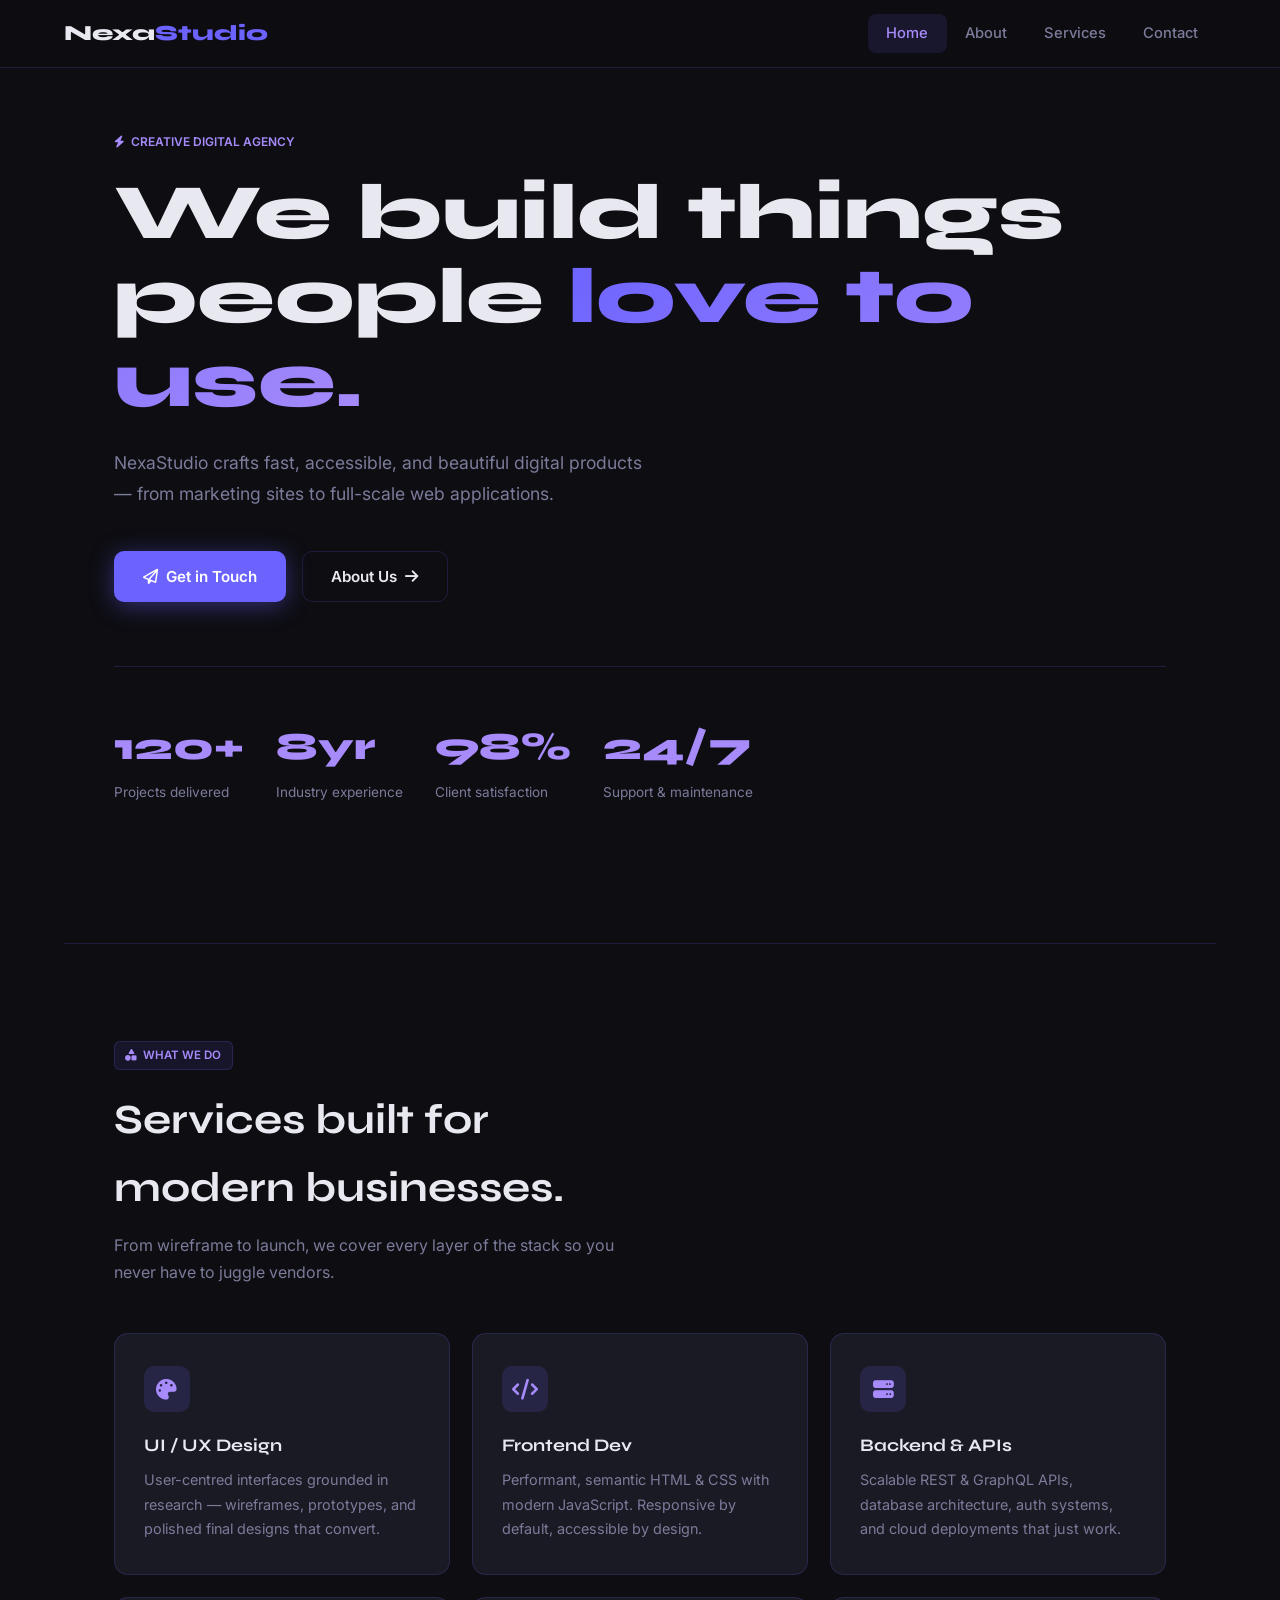
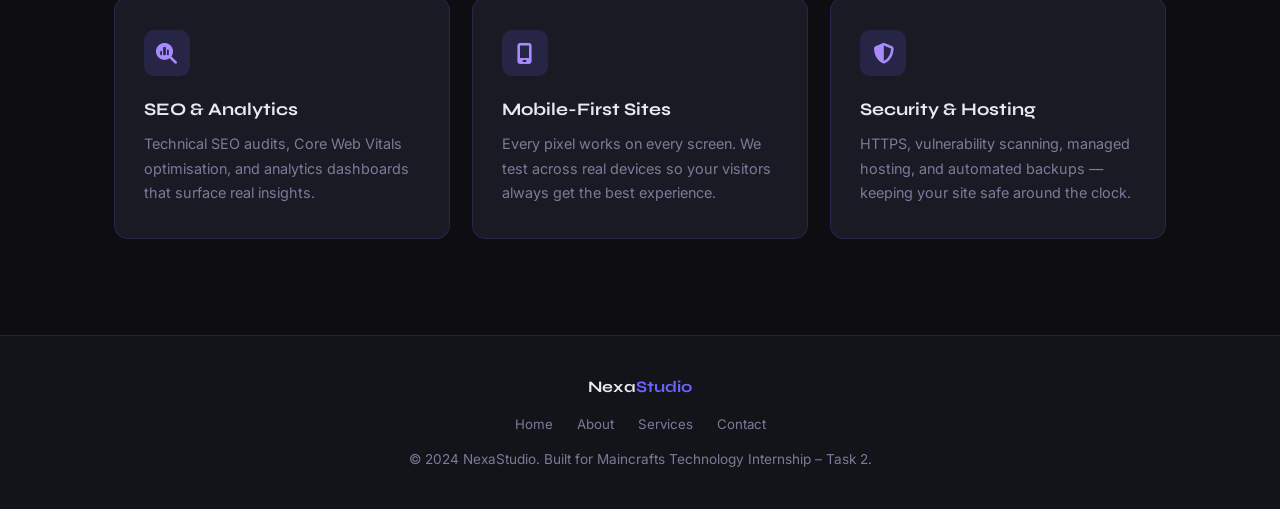
<file: index.html>
<!DOCTYPE html>
<html lang="en" data-page="home">
<head>
  <meta charset="UTF-8" />
  <meta name="viewport" content="width=device-width, initial-scale=1.0"/>
  <title>NexaStudio – Home</title>
  <link href="https://fonts.googleapis.com/css2?family=Syne:wght@400;600;700;800&family=Inter:wght@300;400;500&display=swap" rel="stylesheet"/>
  <link rel="stylesheet" href="https://cdnjs.cloudflare.com/ajax/libs/font-awesome/6.5.0/css/all.min.css"/>
  <link rel="stylesheet" href="style.css"/>
</head>
<body>

  <!-- ══════════ NAVBAR ══════════ -->
  <nav>
    <a class="nav-brand" href="index.html">Nexa<span>Studio</span></a>

    <button class="hamburger" id="hamburger" aria-label="Toggle menu">
      <span></span>
      <span></span>
      <span></span>
    </button>

    <ul class="nav-links" id="navLinks">
      <li><a href="index.html"   class="nav-link" data-page="home">Home</a></li>
      <li><a href="about.html"   class="nav-link" data-page="about">About</a></li>
      <li><a href="services.html" class="nav-link" data-page="services">Services</a></li>
      <li><a href="contact.html" class="nav-link" data-page="contact">Contact</a></li>
    </ul>
  </nav>

  <!-- ══════════ MAIN CONTENT ══════════ -->
  <main class="page">

    <!-- ── Hero ── -->
    <section class="hero">
      <span class="eyebrow">
        <i class="fa-solid fa-bolt"></i>&nbsp; Creative Digital Agency
      </span>

      <h1>
        We build things<br>
        people <span class="grad">love to use.</span>
      </h1>

      <p>
        NexaStudio crafts fast, accessible, and beautiful digital products —
        from marketing sites to full-scale web applications.
      </p>

      <div class="btn-row">
        <a href="contact.html" class="btn btn-primary">
          <i class="fa-regular fa-paper-plane"></i> Get in Touch
        </a>
        <a href="about.html" class="btn btn-ghost">
          About Us <i class="fa-solid fa-arrow-right"></i>
        </a>
      </div>

      <div class="stats">
        <div class="stat">
          <h3>120+</h3>
          <p>Projects delivered</p>
        </div>
        <div class="stat">
          <h3>8yr</h3>
          <p>Industry experience</p>
        </div>
        <div class="stat">
          <h3>98%</h3>
          <p>Client satisfaction</p>
        </div>
        <div class="stat">
          <h3>24/7</h3>
          <p>Support &amp; maintenance</p>
        </div>
      </div>
    </section>

    <div class="divider"></div>

    <!-- ── Services / Features ── -->
    <section>
      <div class="tag">
        <i class="fa-solid fa-shapes"></i>&nbsp; What we do
      </div>
      <h2 class="section-label">Services built for<br>modern businesses.</h2>
      <p class="section-sub">
        From wireframe to launch, we cover every layer of the stack so you never
        have to juggle vendors.
      </p>

      <div class="services-grid">
        <div class="card">
          <div class="card-icon"><i class="fa-solid fa-palette"></i></div>
          <h3>UI / UX Design</h3>
          <p>User-centred interfaces grounded in research — wireframes, prototypes,
             and polished final designs that convert.</p>
        </div>

        <div class="card">
          <div class="card-icon"><i class="fa-solid fa-code"></i></div>
          <h3>Frontend Dev</h3>
          <p>Performant, semantic HTML &amp; CSS with modern JavaScript.
             Responsive by default, accessible by design.</p>
        </div>

        <div class="card">
          <div class="card-icon"><i class="fa-solid fa-server"></i></div>
          <h3>Backend &amp; APIs</h3>
          <p>Scalable REST &amp; GraphQL APIs, database architecture, auth systems,
             and cloud deployments that just work.</p>
        </div>

        <div class="card">
          <div class="card-icon"><i class="fa-solid fa-magnifying-glass-chart"></i></div>
          <h3>SEO &amp; Analytics</h3>
          <p>Technical SEO audits, Core Web Vitals optimisation, and analytics
             dashboards that surface real insights.</p>
        </div>

        <div class="card">
          <div class="card-icon"><i class="fa-solid fa-mobile-screen"></i></div>
          <h3>Mobile-First Sites</h3>
          <p>Every pixel works on every screen. We test across real devices so your
             visitors always get the best experience.</p>
        </div>

        <div class="card">
          <div class="card-icon"><i class="fa-solid fa-shield-halved"></i></div>
          <h3>Security &amp; Hosting</h3>
          <p>HTTPS, vulnerability scanning, managed hosting, and automated backups —
             keeping your site safe around the clock.</p>
        </div>
      </div>
    </section>

  </main>

  <!-- ══════════ FOOTER ══════════ -->
  <footer>
    <p class="foot-brand">Nexa<span>Studio</span></p>
    <div class="foot-links">
      <a href="index.html">Home</a>
      <a href="about.html">About</a>
      <a href="services.html">Services</a>
      <a href="contact.html">Contact</a>
    </div>
    <p>© 2024 NexaStudio. Built for Maincrafts Technology Internship – Task 2.</p>
  </footer>

  <script src="main.js"></script>
</body>
</html>
</file>
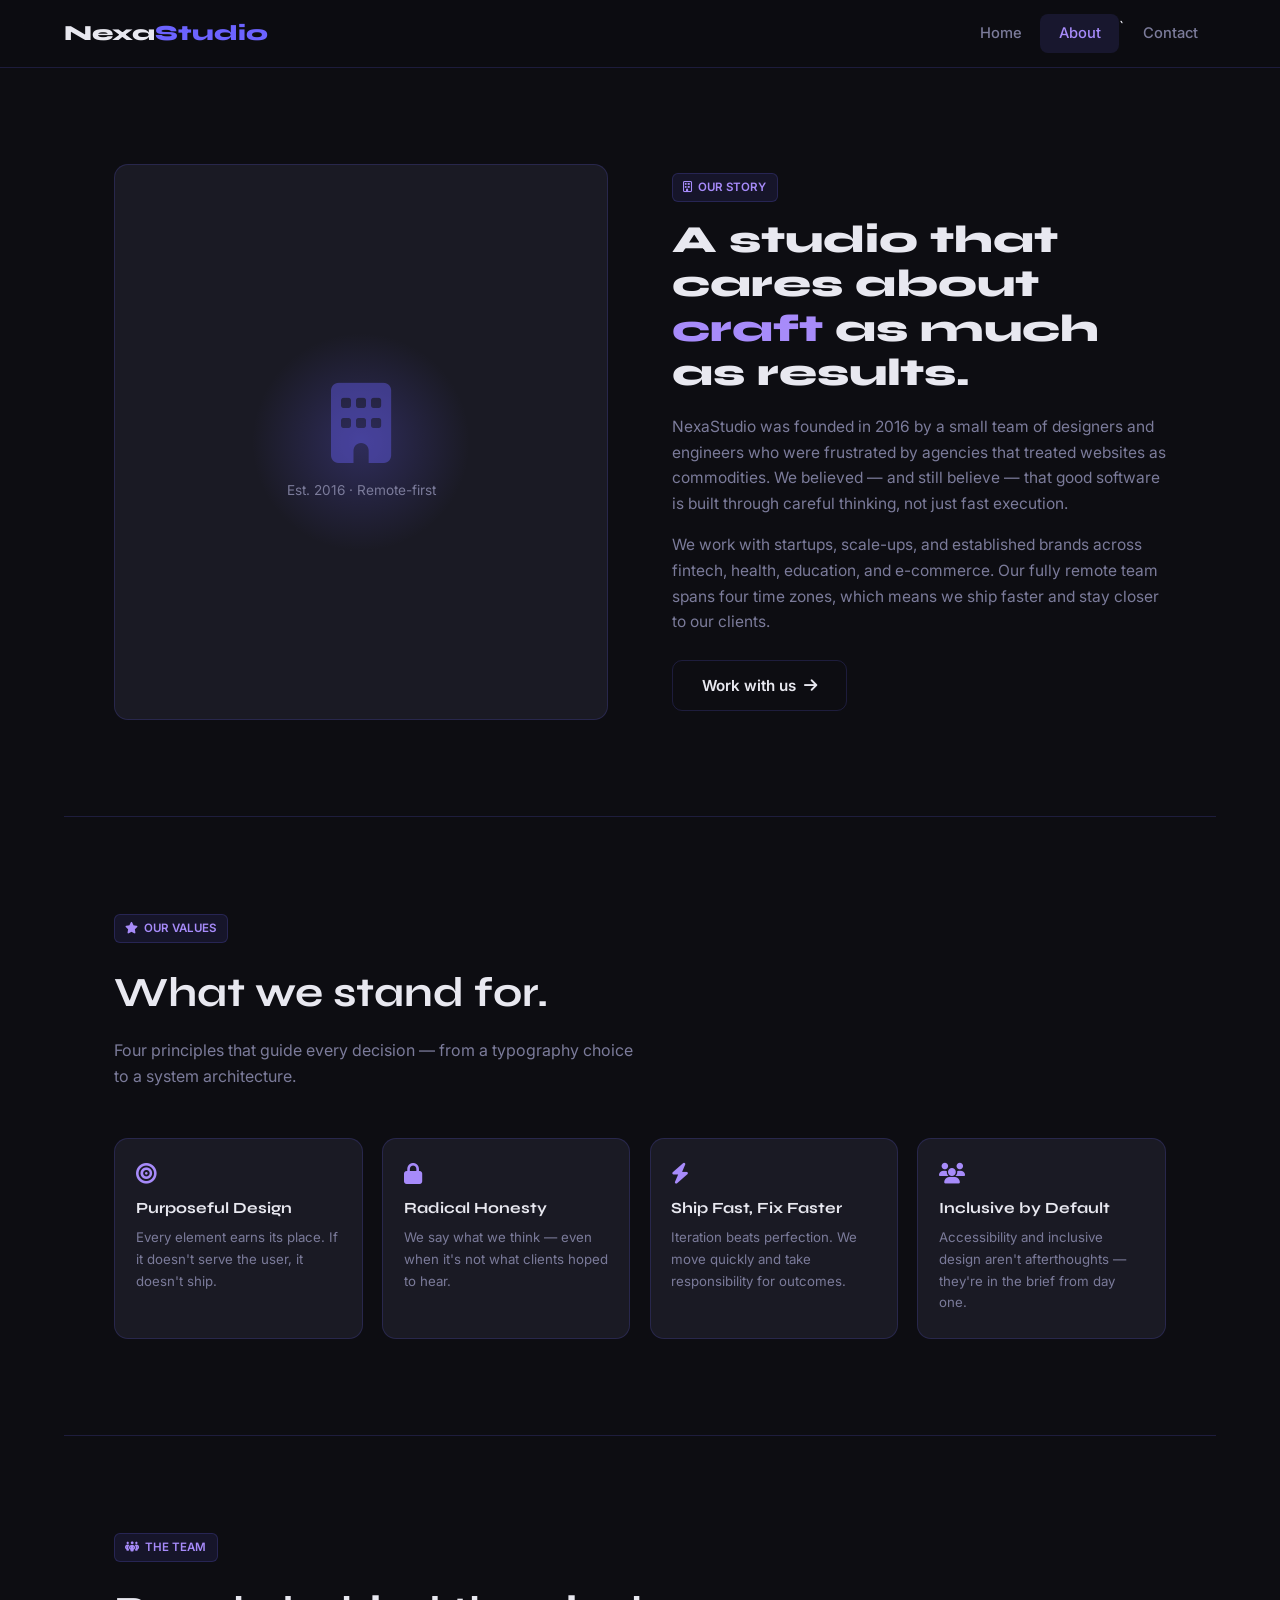
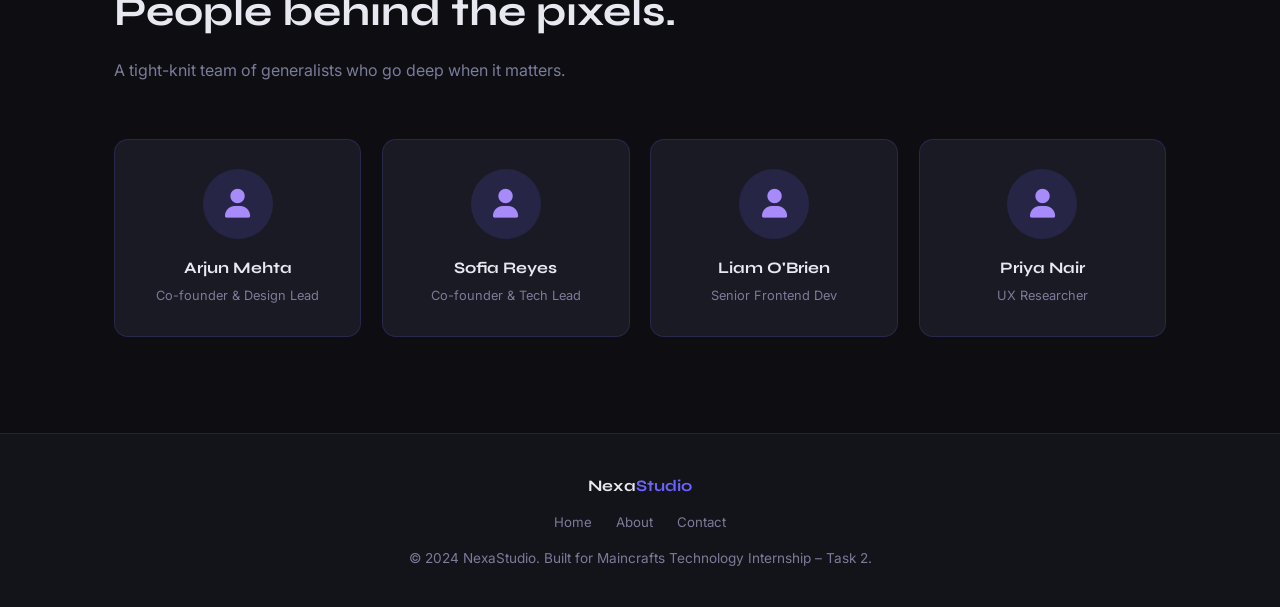
<file: About.html>
<!DOCTYPE html>
<html lang="en" data-page="about">
<head>
  <meta charset="UTF-8" />
  <meta name="viewport" content="width=device-width, initial-scale=1.0"/>
  <title>NexaStudio – About</title>
  <link href="https://fonts.googleapis.com/css2?family=Syne:wght@400;600;700;800&family=Inter:wght@300;400;500&display=swap" rel="stylesheet"/>
  <link rel="stylesheet" href="https://cdnjs.cloudflare.com/ajax/libs/font-awesome/6.5.0/css/all.min.css"/>
  <link rel="stylesheet" href="style.css"/>
</head>
<body>

  <!-- ══════════ NAVBAR ══════════ -->
  <nav>
    <div class="nav-brand">Nexa<span>Studio</span></div>

    <button class="hamburger" id="hamburger" aria-label="Toggle menu">
      <span></span>
      <span></span>
      <span></span>
    </button>

    <ul class="nav-links" id="navLinks">
      <li><a href="index.html"   class="nav-link" data-page="home">Home</a></li>
      <li><a href="about.html"   class="nav-link" data-page="about">About</a></li>`
      <li><a href="contact.html" class="nav-link" data-page="contact">Contact</a></li>
    </ul>
  </nav>

  <!-- ══════════ MAIN CONTENT ══════════ -->
  <main class="page">

    <!-- ── Our Story ── -->
    <section>
      <div class="about-grid">

        <div class="about-visual">
          <div class="about-visual-inner">
            <i class="fa-solid fa-building"></i>
            <p>Est. 2016 · Remote-first</p>
          </div>
        </div>

        <div class="about-body">
          <div class="tag">
            <i class="fa-regular fa-building"></i>&nbsp; Our story
          </div>
          <h2>
            A studio that cares about
            <em>craft</em> as much as results.
          </h2>
          <p>
            NexaStudio was founded in 2016 by a small team of designers and engineers
            who were frustrated by agencies that treated websites as commodities.
            We believed — and still believe — that good software is built through
            careful thinking, not just fast execution.
          </p>
          <p>
            We work with startups, scale-ups, and established brands across fintech,
            health, education, and e-commerce. Our fully remote team spans four time
            zones, which means we ship faster and stay closer to our clients.
          </p>
          <a href="contact.html" class="btn btn-ghost" style="margin-top:.6rem;">
            Work with us <i class="fa-solid fa-arrow-right"></i>
          </a>
        </div>

      </div>
    </section>

    <div class="divider"></div>

    <!-- ── Values ── -->
    <section>
      <div class="tag">
        <i class="fa-solid fa-star"></i>&nbsp; Our values
      </div>
      <h2 class="section-label">What we stand for.</h2>
      <p class="section-sub">
        Four principles that guide every decision — from a typography choice to a
        system architecture.
      </p>

      <div class="values-grid">
        <div class="value-item">
          <i class="fa-solid fa-bullseye"></i>
          <h4>Purposeful Design</h4>
          <p>Every element earns its place. If it doesn't serve the user, it doesn't ship.</p>
        </div>
        <div class="value-item">
          <i class="fa-solid fa-lock"></i>
          <h4>Radical Honesty</h4>
          <p>We say what we think — even when it's not what clients hoped to hear.</p>
        </div>
        <div class="value-item">
          <i class="fa-solid fa-bolt"></i>
          <h4>Ship Fast, Fix Faster</h4>
          <p>Iteration beats perfection. We move quickly and take responsibility for outcomes.</p>
        </div>
        <div class="value-item">
          <i class="fa-solid fa-users"></i>
          <h4>Inclusive by Default</h4>
          <p>Accessibility and inclusive design aren't afterthoughts — they're in the brief from day one.</p>
        </div>
      </div>
    </section>

    <div class="divider"></div>

    <!-- ── Team ── -->
    <section>
      <div class="tag">
        <i class="fa-solid fa-people-group"></i>&nbsp; The team
      </div>
      <h2 class="section-label">People behind the pixels.</h2>
      <p class="section-sub">
        A tight-knit team of generalists who go deep when it matters.
      </p>

      <div class="team-grid">
        <div class="team-card">
          <div class="avatar"><i class="fa-solid fa-user"></i></div>
          <h4>Arjun Mehta</h4>
          <span>Co-founder &amp; Design Lead</span>
        </div>
        <div class="team-card">
          <div class="avatar"><i class="fa-solid fa-user"></i></div>
          <h4>Sofia Reyes</h4>
          <span>Co-founder &amp; Tech Lead</span>
        </div>
        <div class="team-card">
          <div class="avatar"><i class="fa-solid fa-user"></i></div>
          <h4>Liam O'Brien</h4>
          <span>Senior Frontend Dev</span>
        </div>
        <div class="team-card">
          <div class="avatar"><i class="fa-solid fa-user"></i></div>
          <h4>Priya Nair</h4>
          <span>UX Researcher</span>
        </div>
      </div>
    </section>

  </main>

  <!-- ══════════ FOOTER ══════════ -->
  <footer>
    <p class="foot-brand">Nexa<span>Studio</span></p>
    <div class="foot-links">
      <a href="index.html">Home</a>
      <a href="about.html">About</a>
      <a href="contact.html">Contact</a>
    </div>
    <p>© 2024 NexaStudio. Built for Maincrafts Technology Internship – Task 2.</p>
  </footer>

  <script src="main.js"></script>
</body>
</html>
</file>
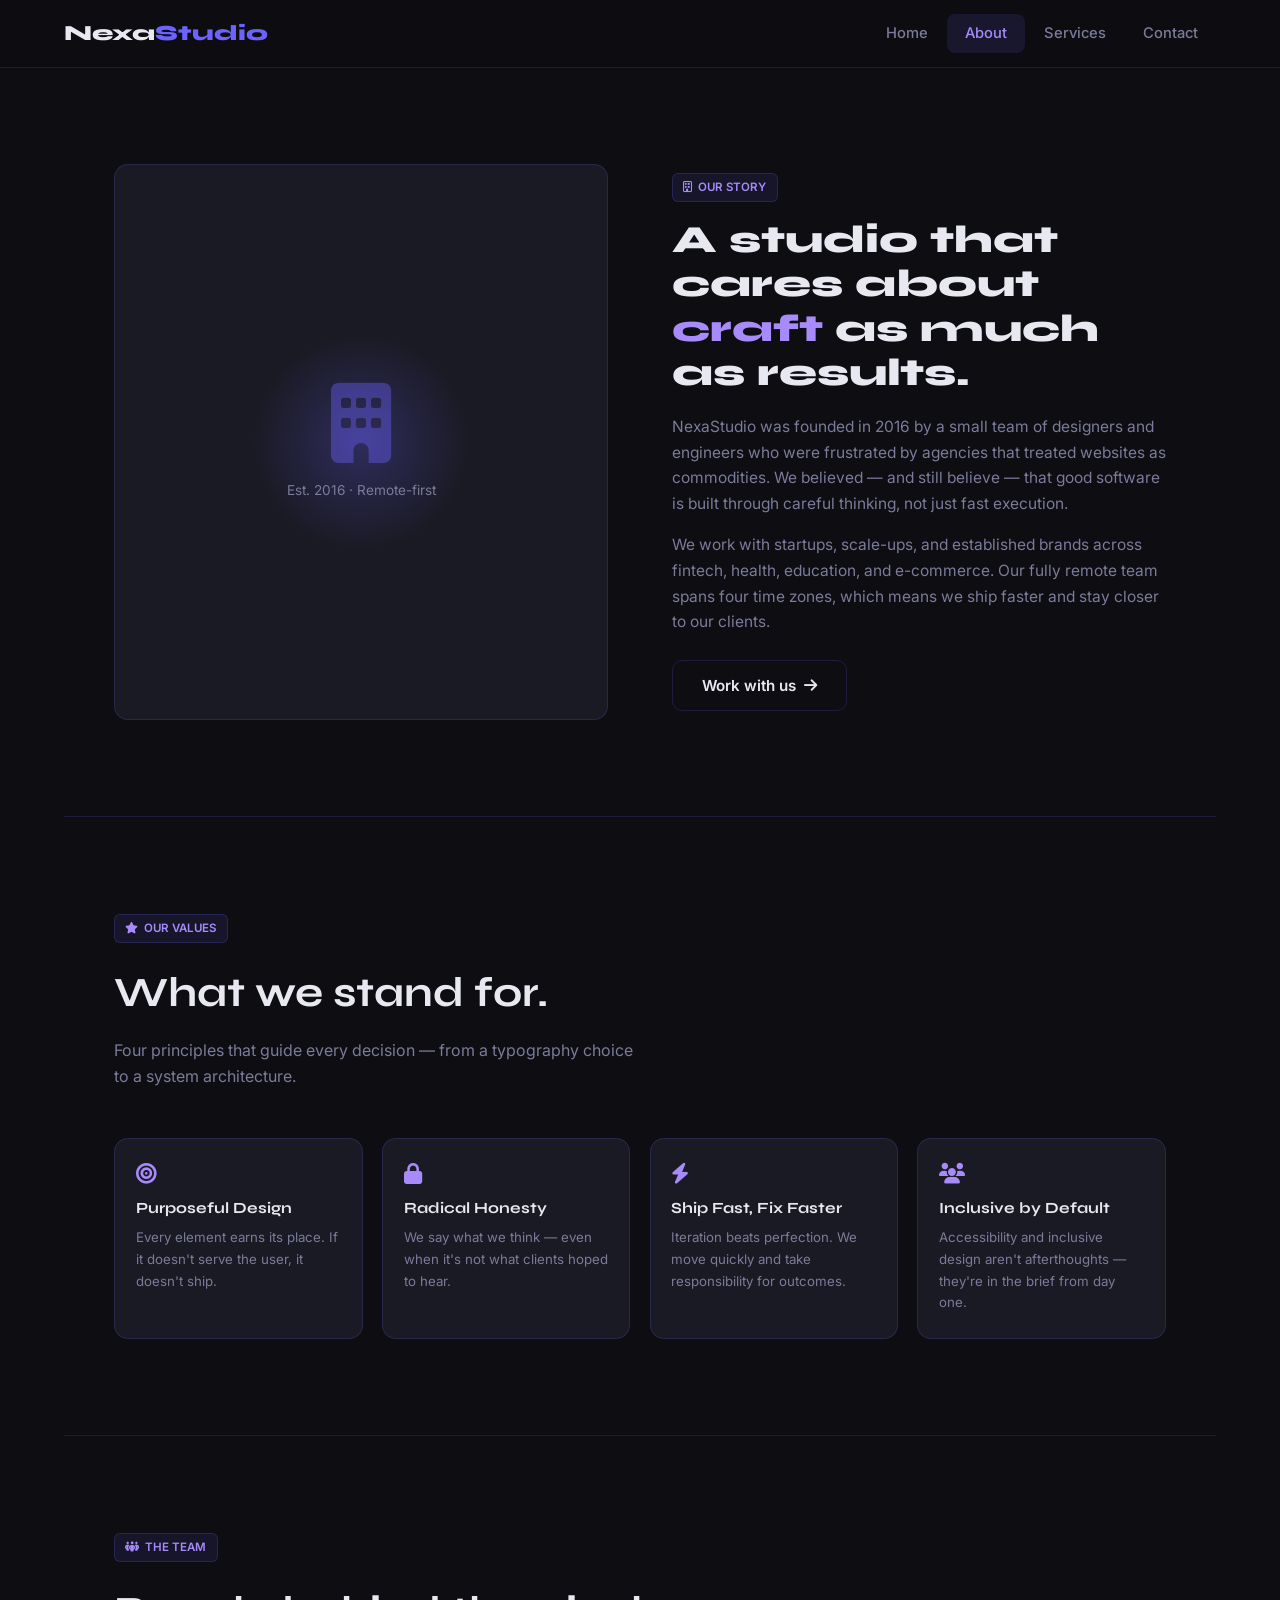
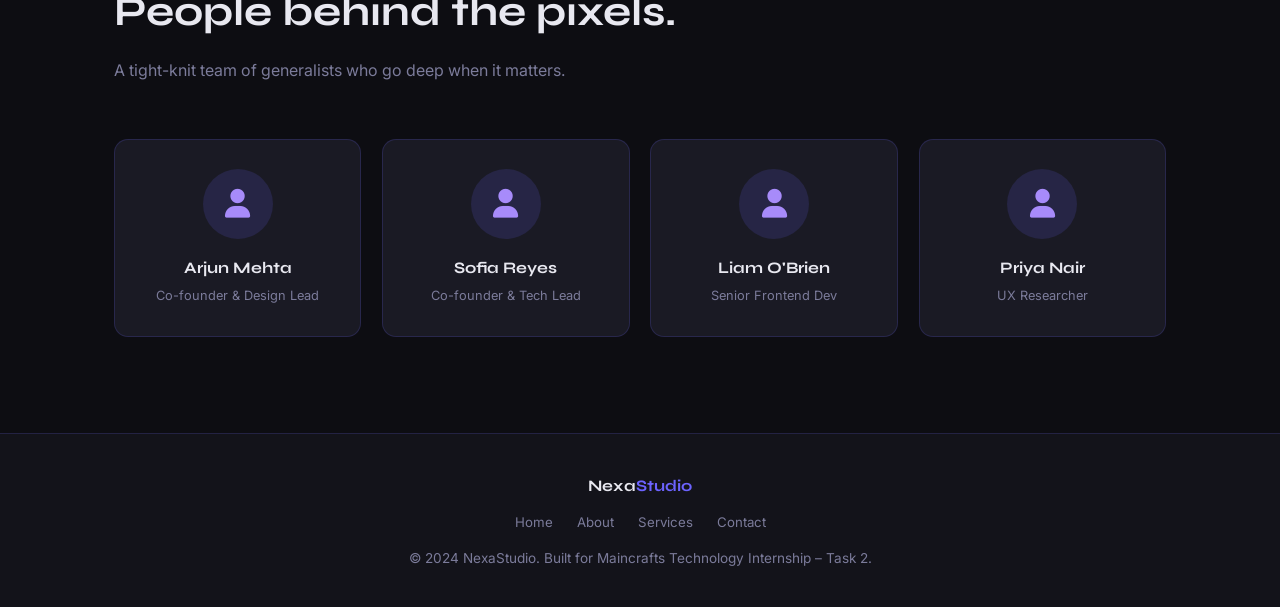
<file: about.html>
<!DOCTYPE html>
<html lang="en" data-page="about">
<head>
  <meta charset="UTF-8" />
  <meta name="viewport" content="width=device-width, initial-scale=1.0"/>
  <title>NexaStudio – About</title>
  <link href="https://fonts.googleapis.com/css2?family=Syne:wght@400;600;700;800&family=Inter:wght@300;400;500&display=swap" rel="stylesheet"/>
  <link rel="stylesheet" href="https://cdnjs.cloudflare.com/ajax/libs/font-awesome/6.5.0/css/all.min.css"/>
  <link rel="stylesheet" href="style.css"/>
</head>
<body>

  <!-- ══════════ NAVBAR ══════════ -->
  <nav>
    <a class="nav-brand" href="index.html">Nexa<span>Studio</span></a>

    <button class="hamburger" id="hamburger" aria-label="Toggle menu">
      <span></span>
      <span></span>
      <span></span>
    </button>

    <ul class="nav-links" id="navLinks">
      <li><a href="index.html"   class="nav-link" data-page="home">Home</a></li>
      <li><a href="about.html"   class="nav-link" data-page="about">About</a></li>
      <li><a href="services.html" class="nav-link" data-page="services">Services</a></li>
      <li><a href="contact.html" class="nav-link" data-page="contact">Contact</a></li>
    </ul>
  </nav>

  <!-- ══════════ MAIN CONTENT ══════════ -->
  <main class="page">

    <!-- ── Our Story ── -->
    <section>
      <div class="about-grid">

        <div class="about-visual">
          <div class="about-visual-inner">
            <i class="fa-solid fa-building"></i>
            <p>Est. 2016 · Remote-first</p>
          </div>
        </div>

        <div class="about-body">
          <div class="tag">
            <i class="fa-regular fa-building"></i>&nbsp; Our story
          </div>
          <h2>
            A studio that cares about
            <em>craft</em> as much as results.
          </h2>
          <p>
            NexaStudio was founded in 2016 by a small team of designers and engineers
            who were frustrated by agencies that treated websites as commodities.
            We believed — and still believe — that good software is built through
            careful thinking, not just fast execution.
          </p>
          <p>
            We work with startups, scale-ups, and established brands across fintech,
            health, education, and e-commerce. Our fully remote team spans four time
            zones, which means we ship faster and stay closer to our clients.
          </p>
          <a href="contact.html" class="btn btn-ghost" style="margin-top:.6rem;">
            Work with us <i class="fa-solid fa-arrow-right"></i>
          </a>
        </div>

      </div>
    </section>

    <div class="divider"></div>

    <!-- ── Values ── -->
    <section>
      <div class="tag">
        <i class="fa-solid fa-star"></i>&nbsp; Our values
      </div>
      <h2 class="section-label">What we stand for.</h2>
      <p class="section-sub">
        Four principles that guide every decision — from a typography choice to a
        system architecture.
      </p>

      <div class="values-grid">
        <div class="value-item">
          <i class="fa-solid fa-bullseye"></i>
          <h4>Purposeful Design</h4>
          <p>Every element earns its place. If it doesn't serve the user, it doesn't ship.</p>
        </div>
        <div class="value-item">
          <i class="fa-solid fa-lock"></i>
          <h4>Radical Honesty</h4>
          <p>We say what we think — even when it's not what clients hoped to hear.</p>
        </div>
        <div class="value-item">
          <i class="fa-solid fa-bolt"></i>
          <h4>Ship Fast, Fix Faster</h4>
          <p>Iteration beats perfection. We move quickly and take responsibility for outcomes.</p>
        </div>
        <div class="value-item">
          <i class="fa-solid fa-users"></i>
          <h4>Inclusive by Default</h4>
          <p>Accessibility and inclusive design aren't afterthoughts — they're in the brief from day one.</p>
        </div>
      </div>
    </section>

    <div class="divider"></div>

    <!-- ── Team ── -->
    <section>
      <div class="tag">
        <i class="fa-solid fa-people-group"></i>&nbsp; The team
      </div>
      <h2 class="section-label">People behind the pixels.</h2>
      <p class="section-sub">
        A tight-knit team of generalists who go deep when it matters.
      </p>

      <div class="team-grid">
        <div class="team-card">
          <div class="avatar"><i class="fa-solid fa-user"></i></div>
          <h4>Arjun Mehta</h4>
          <span>Co-founder &amp; Design Lead</span>
        </div>
        <div class="team-card">
          <div class="avatar"><i class="fa-solid fa-user"></i></div>
          <h4>Sofia Reyes</h4>
          <span>Co-founder &amp; Tech Lead</span>
        </div>
        <div class="team-card">
          <div class="avatar"><i class="fa-solid fa-user"></i></div>
          <h4>Liam O'Brien</h4>
          <span>Senior Frontend Dev</span>
        </div>
        <div class="team-card">
          <div class="avatar"><i class="fa-solid fa-user"></i></div>
          <h4>Priya Nair</h4>
          <span>UX Researcher</span>
        </div>
      </div>
    </section>

  </main>

  <!-- ══════════ FOOTER ══════════ -->
  <footer>
    <p class="foot-brand">Nexa<span>Studio</span></p>
    <div class="foot-links">
      <a href="index.html">Home</a>
      <a href="about.html">About</a>
      <a href="services.html">Services</a>
      <a href="contact.html">Contact</a>
    </div>
    <p>© 2024 NexaStudio. Built for Maincrafts Technology Internship – Task 2.</p>
  </footer>

  <script src="main.js"></script>
</body>
</html>
</file>
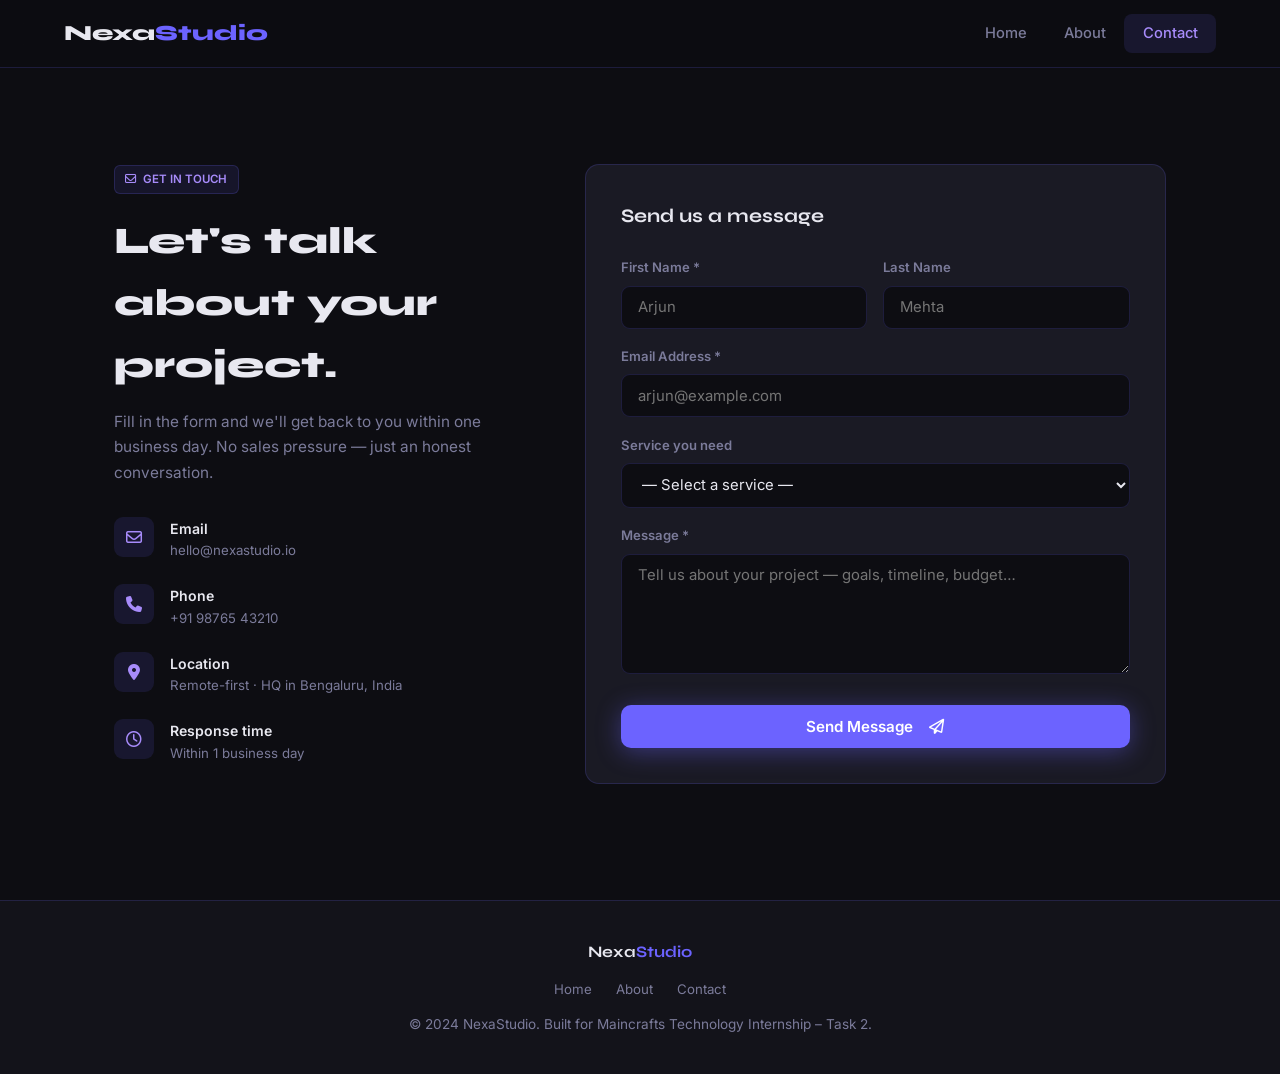
<file: Contact.html>
<!DOCTYPE html>
<html lang="en" data-page="contact">
<head>
  <meta charset="UTF-8" />
  <meta name="viewport" content="width=device-width, initial-scale=1.0"/>
  <title>NexaStudio – Contact</title>
  <link href="https://fonts.googleapis.com/css2?family=Syne:wght@400;600;700;800&family=Inter:wght@300;400;500&display=swap" rel="stylesheet"/>
  <link rel="stylesheet" href="https://cdnjs.cloudflare.com/ajax/libs/font-awesome/6.5.0/css/all.min.css"/>
  <link rel="stylesheet" href="style.css"/>
</head>
<body>

  <!-- ══════════ NAVBAR ══════════ -->
  <nav>
    <div class="nav-brand">Nexa<span>Studio</span></div>

    <button class="hamburger" id="hamburger" aria-label="Toggle menu">
      <span></span>
      <span></span>
      <span></span>
    </button>

    <ul class="nav-links" id="navLinks">
      <li><a href="index.html"   class="nav-link" data-page="home">Home</a></li>
      <li><a href="about.html"   class="nav-link" data-page="about">About</a></li>
      <li><a href="contact.html" class="nav-link" data-page="contact">Contact</a></li>
    </ul>
  </nav>

  <!-- ══════════ MAIN CONTENT ══════════ -->
  <main class="page">
    <section>
      <div class="contact-wrap">

        <!-- Left: contact info -->
        <div class="contact-info">
          <div class="tag">
            <i class="fa-regular fa-envelope"></i>&nbsp; Get in touch
          </div>
          <h2>Let's talk about your project.</h2>
          <p>
            Fill in the form and we'll get back to you within one business day.
            No sales pressure — just an honest conversation.
          </p>

          <div class="info-item">
            <div class="info-icon"><i class="fa-regular fa-envelope"></i></div>
            <div>
              <h5>Email</h5>
              <p>hello@nexastudio.io</p>
            </div>
          </div>

          <div class="info-item">
            <div class="info-icon"><i class="fa-solid fa-phone"></i></div>
            <div>
              <h5>Phone</h5>
              <p>+91 98765 43210</p>
            </div>
          </div>

          <div class="info-item">
            <div class="info-icon"><i class="fa-solid fa-location-dot"></i></div>
            <div>
              <h5>Location</h5>
              <p>Remote-first · HQ in Bengaluru, India</p>
            </div>
          </div>

          <div class="info-item">
            <div class="info-icon"><i class="fa-regular fa-clock"></i></div>
            <div>
              <h5>Response time</h5>
              <p>Within 1 business day</p>
            </div>
          </div>
        </div>

        <!-- Right: contact form -->
        <div class="form-card">
          <h3>Send us a message</h3>

          <!-- Success banner (shown after valid submission) -->
          <div class="success-banner" id="successBanner">
            <i class="fa-solid fa-circle-check"></i>
            <span>Message sent! We'll be in touch soon.</span>
          </div>

          <!-- Contact Form -->
          <form name="contactForm" id="contactForm" novalidate>

            <div class="form-row">
              <div class="form-group">
                <label for="fname">First Name *</label>
                <input type="text" id="fname" name="fname" placeholder="Arjun">
                <p class="err-msg" id="err-fname">Please enter your first name.</p>
              </div>
              <div class="form-group">
                <label for="lname">Last Name</label>
                <input type="text" id="lname" name="lname" placeholder="Mehta">
              </div>
            </div>

            <div class="form-group">
              <label for="email">Email Address *</label>
              <input type="email" id="email" name="email" placeholder="arjun@example.com">
              <p class="err-msg" id="err-email">Please enter a valid email address.</p>
            </div>

            <div class="form-group">
              <label for="service">Service you need</label>
              <select id="service" name="service">
                <option value="">— Select a service —</option>
                <option>UI / UX Design</option>
                <option>Frontend Development</option>
                <option>Backend &amp; APIs</option>
                <option>SEO &amp; Analytics</option>
                <option>Full Project</option>
                <option>Other</option>
              </select>
            </div>

            <div class="form-group">
              <label for="message">Message *</label>
              <textarea id="message" name="message"
                placeholder="Tell us about your project — goals, timeline, budget…"></textarea>
              <p class="err-msg" id="err-message">Please enter your message.</p>
            </div>

            <button type="submit" class="btn btn-primary"
              style="width:100%; justify-content:center; margin-top:.4rem;">
              Send Message &nbsp;<i class="fa-regular fa-paper-plane"></i>
            </button>

          </form>
        </div>

      </div>
    </section>
  </main>

  <!-- ══════════ FOOTER ══════════ -->
  <footer>
    <p class="foot-brand">Nexa<span>Studio</span></p>
    <div class="foot-links">
      <a href="index.html">Home</a>
      <a href="about.html">About</a>
      <a href="contact.html">Contact</a>
    </div>
    <p>© 2024 NexaStudio. Built for Maincrafts Technology Internship – Task 2.</p>
  </footer>

  <script src="main.js"></script>
</body>
</html>
</file>
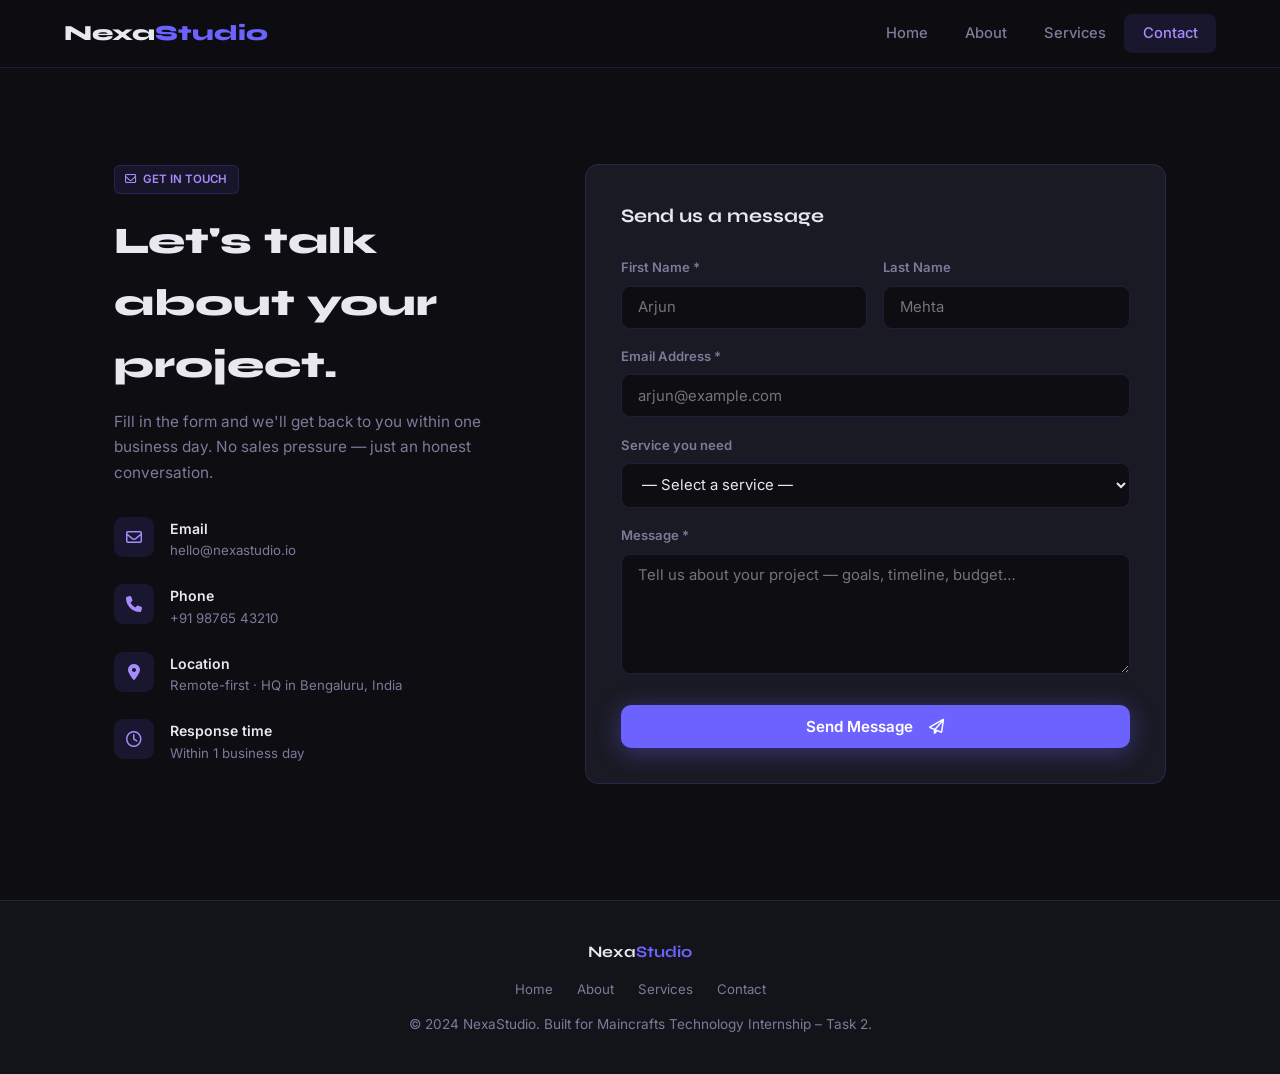
<file: contact.html>
<!DOCTYPE html>
<html lang="en" data-page="contact">
<head>
  <meta charset="UTF-8" />
  <meta name="viewport" content="width=device-width, initial-scale=1.0"/>
  <title>NexaStudio – Contact</title>
  <link href="https://fonts.googleapis.com/css2?family=Syne:wght@400;600;700;800&family=Inter:wght@300;400;500&display=swap" rel="stylesheet"/>
  <link rel="stylesheet" href="https://cdnjs.cloudflare.com/ajax/libs/font-awesome/6.5.0/css/all.min.css"/>
  <link rel="stylesheet" href="style.css"/>
</head>
<body>

  <!-- ══════════ NAVBAR ══════════ -->
  <nav>
    <a class="nav-brand" href="index.html">Nexa<span>Studio</span></a>

    <button class="hamburger" id="hamburger" aria-label="Toggle menu">
      <span></span>
      <span></span>
      <span></span>
    </button>

    <ul class="nav-links" id="navLinks">
      <li><a href="index.html"   class="nav-link" data-page="home">Home</a></li>
      <li><a href="about.html"   class="nav-link" data-page="about">About</a></li>
      <li><a href="services.html" class="nav-link" data-page="services">Services</a></li>
      <li><a href="contact.html" class="nav-link" data-page="contact">Contact</a></li>
    </ul>
  </nav>

  <!-- ══════════ MAIN CONTENT ══════════ -->
  <main class="page">
    <section>
      <div class="contact-wrap">

        <!-- Left: contact info -->
        <div class="contact-info">
          <div class="tag">
            <i class="fa-regular fa-envelope"></i>&nbsp; Get in touch
          </div>
          <h2>Let's talk about your project.</h2>
          <p>
            Fill in the form and we'll get back to you within one business day.
            No sales pressure — just an honest conversation.
          </p>

          <div class="info-item">
            <div class="info-icon"><i class="fa-regular fa-envelope"></i></div>
            <div>
              <h5>Email</h5>
              <p>hello@nexastudio.io</p>
            </div>
          </div>

          <div class="info-item">
            <div class="info-icon"><i class="fa-solid fa-phone"></i></div>
            <div>
              <h5>Phone</h5>
              <p>+91 98765 43210</p>
            </div>
          </div>

          <div class="info-item">
            <div class="info-icon"><i class="fa-solid fa-location-dot"></i></div>
            <div>
              <h5>Location</h5>
              <p>Remote-first · HQ in Bengaluru, India</p>
            </div>
          </div>

          <div class="info-item">
            <div class="info-icon"><i class="fa-regular fa-clock"></i></div>
            <div>
              <h5>Response time</h5>
              <p>Within 1 business day</p>
            </div>
          </div>
        </div>

        <!-- Right: contact form -->
        <div class="form-card">
          <h3>Send us a message</h3>

          <!-- Success banner (shown after valid submission) -->
          <div class="success-banner" id="successBanner">
            <i class="fa-solid fa-circle-check"></i>
            <span>Message sent! We'll be in touch soon.</span>
          </div>

          <!-- Contact Form -->
          <form name="contactForm" id="contactForm" novalidate>

            <div class="form-row">
              <div class="form-group">
                <label for="fname">First Name *</label>
                <input type="text" id="fname" name="fname" placeholder="Arjun">
                <p class="err-msg" id="err-fname">Please enter your first name.</p>
              </div>
              <div class="form-group">
                <label for="lname">Last Name</label>
                <input type="text" id="lname" name="lname" placeholder="Mehta">
              </div>
            </div>

            <div class="form-group">
              <label for="email">Email Address *</label>
              <input type="email" id="email" name="email" placeholder="arjun@example.com">
              <p class="err-msg" id="err-email">Please enter a valid email address.</p>
            </div>

            <div class="form-group">
              <label for="service">Service you need</label>
              <select id="service" name="service">
                <option value="">— Select a service —</option>
                <option>UI / UX Design</option>
                <option>Frontend Development</option>
                <option>Backend &amp; APIs</option>
                <option>SEO &amp; Analytics</option>
                <option>Full Project</option>
                <option>Other</option>
              </select>
            </div>

            <div class="form-group">
              <label for="message">Message *</label>
              <textarea id="message" name="message"
                placeholder="Tell us about your project — goals, timeline, budget…"></textarea>
              <p class="err-msg" id="err-message">Please enter your message.</p>
            </div>

            <button type="submit" class="btn btn-primary"
              style="width:100%; justify-content:center; margin-top:.4rem;">
              Send Message &nbsp;<i class="fa-regular fa-paper-plane"></i>
            </button>

          </form>
        </div>

      </div>
    </section>
  </main>

  <!-- ══════════ FOOTER ══════════ -->
  <footer>
    <p class="foot-brand">Nexa<span>Studio</span></p>
    <div class="foot-links">
      <a href="index.html">Home</a>
      <a href="about.html">About</a>
      <a href="services.html">Services</a>
      <a href="contact.html">Contact</a>
    </div>
    <p>© 2024 NexaStudio. Built for Maincrafts Technology Internship – Task 2.</p>
  </footer>

  <script src="main.js"></script>
</body>
</html>
</file>
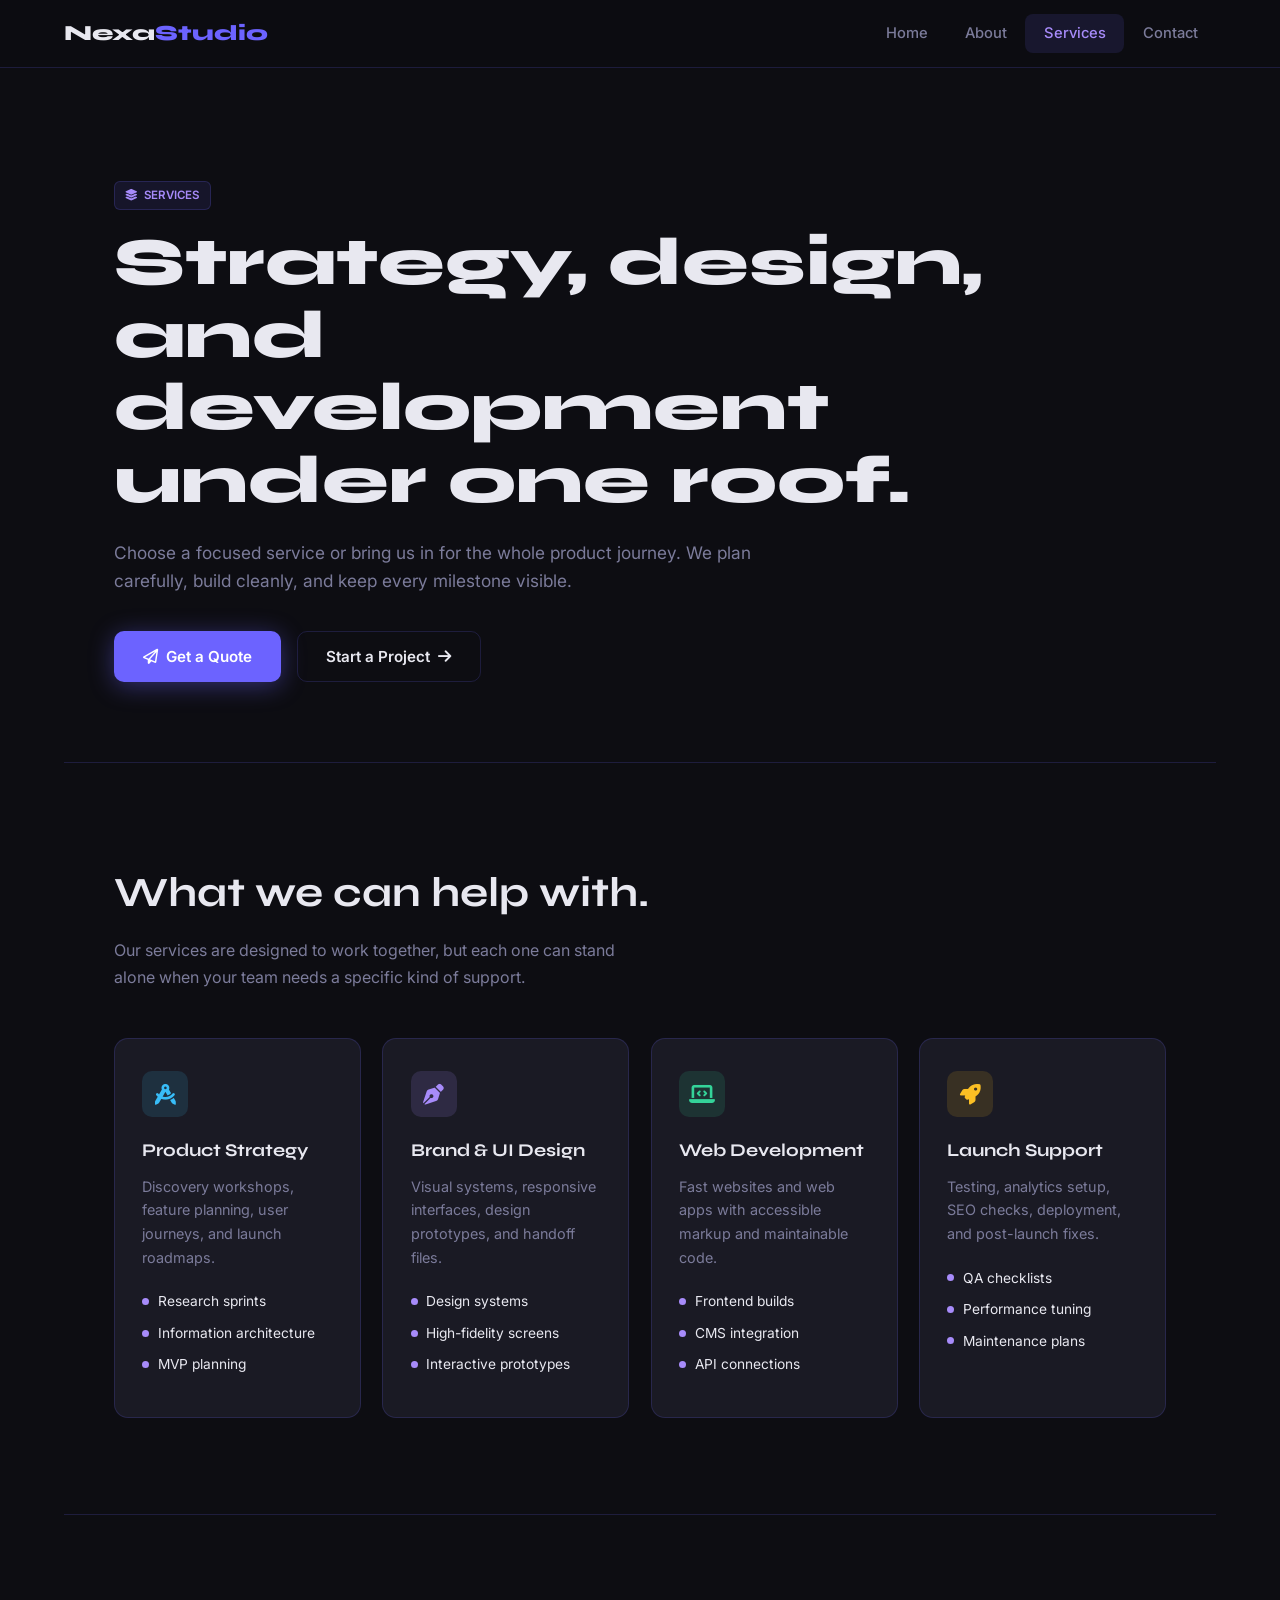
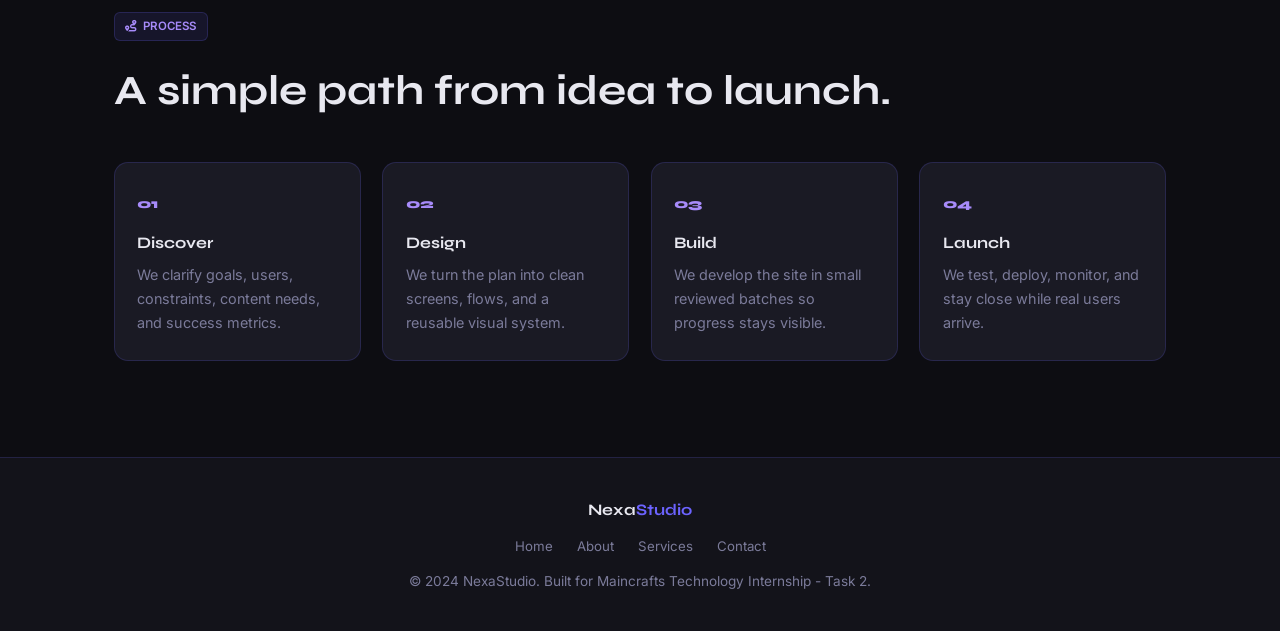
<file: services.html>
<!DOCTYPE html>
<html lang="en" data-page="services">
<head>
  <meta charset="UTF-8" />
  <meta name="viewport" content="width=device-width, initial-scale=1.0"/>
  <title>NexaStudio - Services</title>
  <link href="https://fonts.googleapis.com/css2?family=Syne:wght@400;600;700;800&family=Inter:wght@300;400;500&display=swap" rel="stylesheet"/>
  <link rel="stylesheet" href="https://cdnjs.cloudflare.com/ajax/libs/font-awesome/6.5.0/css/all.min.css"/>
  <link rel="stylesheet" href="style.css"/>
</head>
<body>

  <nav>
    <a class="nav-brand" href="index.html">Nexa<span>Studio</span></a>

    <button class="hamburger" id="hamburger" aria-label="Toggle menu">
      <span></span>
      <span></span>
      <span></span>
    </button>

    <ul class="nav-links" id="navLinks">
      <li><a href="index.html" class="nav-link" data-page="home">Home</a></li>
      <li><a href="about.html" class="nav-link" data-page="about">About</a></li>
      <li><a href="services.html" class="nav-link" data-page="services">Services</a></li>
      <li><a href="contact.html" class="nav-link" data-page="contact">Contact</a></li>
    </ul>
  </nav>

  <main class="page">
    <section class="page-hero">
      <div class="tag">
        <i class="fa-solid fa-layer-group"></i>&nbsp; Services
      </div>
      <h1>Strategy, design, and development under one roof.</h1>
      <p>
        Choose a focused service or bring us in for the whole product journey.
        We plan carefully, build cleanly, and keep every milestone visible.
      </p>
      <div class="btn-row">
        <a href="contact.html" class="btn btn-primary">
          <i class="fa-regular fa-paper-plane"></i> Get a Quote
        </a>
        <a href="contact.html" class="btn btn-ghost">
          Start a Project <i class="fa-solid fa-arrow-right"></i>
        </a>
      </div>
    </section>

    <div class="divider"></div>

    <section>
      <h2 class="section-label">What we can help with.</h2>
      <p class="section-sub">
        Our services are designed to work together, but each one can stand alone
        when your team needs a specific kind of support.
      </p>

      <div class="detail-grid">
        <article class="detail-card accent-cyan">
          <div class="card-icon"><i class="fa-solid fa-compass-drafting"></i></div>
          <h3>Product Strategy</h3>
          <p>Discovery workshops, feature planning, user journeys, and launch roadmaps.</p>
          <ul class="mini-list">
            <li>Research sprints</li>
            <li>Information architecture</li>
            <li>MVP planning</li>
          </ul>
        </article>

        <article class="detail-card accent-violet">
          <div class="card-icon"><i class="fa-solid fa-pen-nib"></i></div>
          <h3>Brand &amp; UI Design</h3>
          <p>Visual systems, responsive interfaces, design prototypes, and handoff files.</p>
          <ul class="mini-list">
            <li>Design systems</li>
            <li>High-fidelity screens</li>
            <li>Interactive prototypes</li>
          </ul>
        </article>

        <article class="detail-card accent-green">
          <div class="card-icon"><i class="fa-solid fa-laptop-code"></i></div>
          <h3>Web Development</h3>
          <p>Fast websites and web apps with accessible markup and maintainable code.</p>
          <ul class="mini-list">
            <li>Frontend builds</li>
            <li>CMS integration</li>
            <li>API connections</li>
          </ul>
        </article>

        <article class="detail-card accent-amber">
          <div class="card-icon"><i class="fa-solid fa-rocket"></i></div>
          <h3>Launch Support</h3>
          <p>Testing, analytics setup, SEO checks, deployment, and post-launch fixes.</p>
          <ul class="mini-list">
            <li>QA checklists</li>
            <li>Performance tuning</li>
            <li>Maintenance plans</li>
          </ul>
        </article>
      </div>
    </section>

    <div class="divider"></div>

    <section>
      <div class="tag">
        <i class="fa-solid fa-route"></i>&nbsp; Process
      </div>
      <h2 class="section-label">A simple path from idea to launch.</h2>

      <div class="process-steps">
        <div class="process-step">
          <span>01</span>
          <h3>Discover</h3>
          <p>We clarify goals, users, constraints, content needs, and success metrics.</p>
        </div>
        <div class="process-step">
          <span>02</span>
          <h3>Design</h3>
          <p>We turn the plan into clean screens, flows, and a reusable visual system.</p>
        </div>
        <div class="process-step">
          <span>03</span>
          <h3>Build</h3>
          <p>We develop the site in small reviewed batches so progress stays visible.</p>
        </div>
        <div class="process-step">
          <span>04</span>
          <h3>Launch</h3>
          <p>We test, deploy, monitor, and stay close while real users arrive.</p>
        </div>
      </div>
    </section>
  </main>

  <footer>
    <p class="foot-brand">Nexa<span>Studio</span></p>
    <div class="foot-links">
      <a href="index.html">Home</a>
      <a href="about.html">About</a>
      <a href="services.html">Services</a>
      <a href="contact.html">Contact</a>
    </div>
    <p>© 2024 NexaStudio. Built for Maincrafts Technology Internship - Task 2.</p>
  </footer>

  <script src="main.js"></script>
</body>
</html>
</file>
<file: style.css>
/* ═══════════════════════════════════════
   NexaStudio – Main Stylesheet
   style.css
═══════════════════════════════════════ */

*, *::before, *::after {
  box-sizing: border-box;
  margin: 0;
  padding: 0;
}

:root {
  --bg:       #0D0D12;
  --surface:  #13131A;
  --card:     #1A1A24;
  --accent:   #6C63FF;
  --accent2:  #A78BFA;
  --cyan:     #38BDF8;
  --green:    #34D399;
  --amber:    #FBBF24;
  --text:     #E8E8F0;
  --muted:    #7B7B9A;
  --border:   rgba(108, 99, 255, .18);
  --radius:   14px;
  --nav-h:    68px;
}

html {
  scroll-behavior: smooth;
}

body {
  background: var(--bg);
  color: var(--text);
  font-family: 'Inter', sans-serif;
  font-size: 16px;
  line-height: 1.65;
  min-height: 100vh;
}

/* ── NAVBAR ── */
nav {
  position: fixed;
  top: 0; left: 0; right: 0;
  height: var(--nav-h);
  background: rgba(13, 13, 18, .85);
  backdrop-filter: blur(14px);
  border-bottom: 1px solid var(--border);
  display: flex;
  align-items: center;
  padding: 0 clamp(1.2rem, 5vw, 4rem);
  z-index: 1000;
  justify-content: space-between;
}

.nav-brand {
  font-family: 'Syne', sans-serif;
  font-size: 1.35rem;
  font-weight: 800;
  color: var(--text);
  letter-spacing: 0;
  text-decoration: none;
}

.nav-brand span {
  color: var(--accent);
}

.nav-links {
  display: flex;
  gap: 0;
  list-style: none;
}

.nav-links a {
  display: block;
  padding: .45rem 1.15rem;
  border-radius: 8px;
  color: var(--muted);
  text-decoration: none;
  font-size: .92rem;
  font-weight: 500;
  transition: color .2s, background .2s;
  cursor: pointer;
}

.nav-links a:hover,
.nav-links a.active {
  color: var(--text);
  background: rgba(108, 99, 255, .12);
}

.nav-links a.active {
  color: var(--accent2);
}

/* Hamburger */
.hamburger {
  display: none;
  flex-direction: column;
  gap: 5px;
  cursor: pointer;
  background: none;
  border: none;
  padding: 6px;
}

.hamburger span {
  display: block;
  width: 22px;
  height: 2px;
  background: var(--text);
  border-radius: 2px;
  transition: transform .3s, opacity .3s;
}

.hamburger.open span:nth-child(1) { transform: translateY(7px) rotate(45deg); }
.hamburger.open span:nth-child(2) { opacity: 0; }
.hamburger.open span:nth-child(3) { transform: translateY(-7px) rotate(-45deg); }

@media (max-width: 860px) {
  .hamburger { display: flex; }

  .nav-links {
    position: fixed;
    top: var(--nav-h);
    left: 0; right: 0;
    background: var(--surface);
    border-bottom: 1px solid var(--border);
    flex-direction: column;
    padding: 1rem 1.5rem 1.5rem;
    display: none;
  }

  .nav-links.open { display: flex; }
  .nav-links a { padding: .7rem 1rem; font-size: 1rem; }
}

/* ── SHARED LAYOUT ── */
.page {
  padding-top: var(--nav-h);
  min-height: 100vh;
}

section {
  padding: clamp(3rem, 8vw, 6rem) clamp(1.2rem, 5vw, 5rem);
  max-width: 1180px;
  margin: 0 auto;
}

.divider {
  height: 1px;
  background: var(--border);
  margin: 0 clamp(1.2rem, 5vw, 5rem);
}

/* ── SHARED COMPONENTS ── */
.tag {
  display: inline-block;
  font-size: .72rem;
  font-weight: 600;
  letter-spacing: 0;
  text-transform: uppercase;
  color: var(--accent2);
  background: rgba(108, 99, 255, .1);
  border: 1px solid rgba(108, 99, 255, .2);
  border-radius: 6px;
  padding: .25rem .65rem;
  margin-bottom: 1rem;
}

.section-label {
  font-family: 'Syne', sans-serif;
  font-size: 2.6rem;
  font-weight: 700;
  color: var(--text);
  margin-bottom: .6rem;
}

.section-sub {
  color: var(--muted);
  max-width: 520px;
  margin-bottom: 3rem;
}

.btn {
  display: inline-flex;
  align-items: center;
  gap: .5rem;
  padding: .75rem 1.8rem;
  border-radius: 10px;
  font-size: .95rem;
  font-weight: 600;
  text-decoration: none;
  cursor: pointer;
  transition: transform .15s, box-shadow .15s;
  border: none;
  font-family: 'Inter', sans-serif;
}

.btn:hover { transform: translateY(-2px); }

.btn-primary {
  background: var(--accent);
  color: #fff;
  box-shadow: 0 4px 24px rgba(108, 99, 255, .4);
}

.btn-primary:hover {
  box-shadow: 0 8px 32px rgba(108, 99, 255, .55);
}

.btn-ghost {
  background: transparent;
  color: var(--text);
  border: 1.5px solid var(--border);
}

.btn-ghost:hover {
  border-color: var(--accent);
  color: var(--accent2);
}

/* ── CARD ── */
.card {
  background: var(--card);
  border: 1px solid var(--border);
  border-radius: var(--radius);
  padding: 2rem 1.8rem;
  transition: border-color .2s, transform .2s;
}

.card:hover {
  border-color: var(--accent);
  transform: translateY(-4px);
}

.card-icon {
  width: 46px;
  height: 46px;
  background: rgba(108, 99, 255, .15);
  border-radius: 10px;
  display: flex;
  align-items: center;
  justify-content: center;
  font-size: 1.3rem;
  color: var(--accent2);
  margin-bottom: 1.2rem;
}

.card h3 {
  font-family: 'Syne', sans-serif;
  font-size: 1.1rem;
  font-weight: 700;
  margin-bottom: .5rem;
}

.card p {
  font-size: .9rem;
  color: var(--muted);
  line-height: 1.7;
}

/* ── FOOTER ── */
footer {
  background: var(--surface);
  border-top: 1px solid var(--border);
  padding: 2.4rem clamp(1.2rem, 5vw, 5rem);
  text-align: center;
}

.foot-brand {
  font-family: 'Syne', sans-serif;
  font-weight: 700;
  font-size: 1rem;
  color: var(--text);
  margin-bottom: .4rem;
}

.foot-brand span { color: var(--accent); }

.foot-links {
  display: flex;
  justify-content: center;
  flex-wrap: wrap;
  gap: 1.5rem;
  margin: .8rem 0;
}

.foot-links a {
  color: var(--muted);
  font-size: .83rem;
  text-decoration: none;
  transition: color .2s;
  cursor: pointer;
}

.foot-links a:hover { color: var(--accent2); }

footer p {
  color: var(--muted);
  font-size: .85rem;
}

/* ════════════════════
   HOME PAGE
════════════════════ */

.hero {
  min-height: calc(100vh - var(--nav-h));
  display: flex;
  flex-direction: column;
  justify-content: center;
  padding-top: clamp(2rem, 6vw, 4rem);
}

.eyebrow {
  display: inline-block;
  font-size: .75rem;
  font-weight: 600;
  letter-spacing: 0;
  text-transform: uppercase;
  color: var(--accent2);
  margin-bottom: 1.2rem;
}

.hero h1 {
  font-family: 'Syne', sans-serif;
  font-size: 4.9rem;
  font-weight: 800;
  line-height: 1.07;
  letter-spacing: 0;
  color: var(--text);
}

.hero h1 .grad {
  background: linear-gradient(135deg, var(--accent), var(--accent2));
  -webkit-background-clip: text;
  -webkit-text-fill-color: transparent;
  background-clip: text;
}

.hero p {
  margin: 1.6rem 0 2.6rem;
  font-size: 1.1rem;
  color: var(--muted);
  max-width: 540px;
  line-height: 1.75;
}

.btn-row {
  display: flex;
  gap: 1rem;
  flex-wrap: wrap;
}

.stats {
  display: flex;
  flex-wrap: wrap;
  gap: 2rem;
  margin-top: 4rem;
  padding-top: 3rem;
  border-top: 1px solid var(--border);
}

.stat h3 {
  font-family: 'Syne', sans-serif;
  font-size: 2.4rem;
  font-weight: 800;
  color: var(--accent2);
}

.stat p {
  font-size: .85rem;
  color: var(--muted);
  margin-top: .15rem;
}

.services-grid {
  display: grid;
  grid-template-columns: repeat(auto-fit, minmax(260px, 1fr));
  gap: 1.4rem;
}

/* ════════════════════
   ABOUT PAGE
════════════════════ */

.about-grid {
  display: grid;
  grid-template-columns: 1fr 1fr;
  gap: 4rem;
  align-items: center;
}

@media (max-width: 720px) {
  .about-grid { grid-template-columns: 1fr; gap: 2.5rem; }
}

.about-visual {
  position: relative;
  aspect-ratio: 4 / 4.5;
  border-radius: var(--radius);
  background: var(--card);
  border: 1px solid var(--border);
  overflow: hidden;
  display: flex;
  align-items: center;
  justify-content: center;
}

.about-visual::before {
  content: '';
  position: absolute;
  width: 220px;
  height: 220px;
  border-radius: 50%;
  background: radial-gradient(circle, rgba(108,99,255,.25), transparent 70%);
  top: 50%; left: 50%;
  transform: translate(-50%, -50%);
}

.about-visual-inner {
  text-align: center;
  position: relative;
  z-index: 1;
}

.about-visual-inner i {
  font-size: 5rem;
  color: var(--accent);
  opacity: .4;
}

.about-visual-inner p {
  color: var(--muted);
  font-size: .85rem;
  margin-top: 1rem;
}

.about-body h2 {
  font-family: 'Syne', sans-serif;
  font-size: 2.4rem;
  font-weight: 800;
  line-height: 1.15;
  margin-bottom: 1.2rem;
}

.about-body h2 em {
  font-style: normal;
  color: var(--accent2);
}

.about-body p {
  color: var(--muted);
  margin-bottom: 1rem;
  font-size: .97rem;
}

.values-grid {
  display: grid;
  grid-template-columns: repeat(auto-fit, minmax(200px, 1fr));
  gap: 1.2rem;
  margin-top: 1.5rem;
}

.value-item {
  background: var(--card);
  border: 1px solid var(--border);
  border-radius: var(--radius);
  padding: 1.5rem 1.3rem;
}

.value-item i {
  color: var(--accent2);
  margin-bottom: .8rem;
  font-size: 1.3rem;
  display: block;
}

.value-item h4 {
  font-family: 'Syne', sans-serif;
  font-size: .97rem;
  font-weight: 700;
  margin-bottom: .3rem;
}

.value-item p {
  font-size: .83rem;
  color: var(--muted);
}

.team-grid {
  display: grid;
  grid-template-columns: repeat(auto-fit, minmax(200px, 1fr));
  gap: 1.3rem;
  margin-top: 3.5rem;
}

.team-card {
  background: var(--card);
  border: 1px solid var(--border);
  border-radius: var(--radius);
  padding: 1.8rem 1.4rem;
  text-align: center;
  transition: border-color .2s, transform .2s;
}

.team-card:hover {
  border-color: var(--accent);
  transform: translateY(-3px);
}

.avatar {
  width: 70px;
  height: 70px;
  border-radius: 50%;
  background: rgba(108, 99, 255, .15);
  display: flex;
  align-items: center;
  justify-content: center;
  margin: 0 auto 1rem;
  font-size: 1.8rem;
  color: var(--accent2);
}

.team-card h4 {
  font-family: 'Syne', sans-serif;
  font-size: 1rem;
  font-weight: 700;
}

.team-card span {
  font-size: .8rem;
  color: var(--muted);
}

/* ════════════════════
   CONTACT PAGE
════════════════════ */

.contact-wrap {
  display: grid;
  grid-template-columns: 1fr 1.4fr;
  gap: 3.5rem;
  align-items: start;
}

@media (max-width: 720px) {
  .contact-wrap { grid-template-columns: 1fr; }
}

.contact-info h2 {
  font-family: 'Syne', sans-serif;
  font-size: 2.35rem;
  font-weight: 800;
  margin-bottom: .8rem;
}

.contact-info > p {
  color: var(--muted);
  margin-bottom: 2rem;
  font-size: .96rem;
}

.info-item {
  display: flex;
  gap: 1rem;
  align-items: flex-start;
  margin-bottom: 1.4rem;
}

.info-icon {
  width: 40px;
  height: 40px;
  border-radius: 9px;
  background: rgba(108, 99, 255, .12);
  display: flex;
  align-items: center;
  justify-content: center;
  color: var(--accent2);
  font-size: 1rem;
  flex-shrink: 0;
}

.info-item div h5 {
  font-size: .88rem;
  font-weight: 600;
  color: var(--text);
}

.info-item div p {
  font-size: .83rem;
  color: var(--muted);
}

/* Form Card */
.form-card {
  background: var(--card);
  border: 1px solid var(--border);
  border-radius: var(--radius);
  padding: 2.2rem;
}

.form-card h3 {
  font-family: 'Syne', sans-serif;
  font-size: 1.2rem;
  font-weight: 700;
  margin-bottom: 1.6rem;
}

.form-row {
  display: grid;
  grid-template-columns: 1fr 1fr;
  gap: 1rem;
}

@media (max-width: 480px) {
  .form-row { grid-template-columns: 1fr; }
}

.form-group {
  margin-bottom: 1.1rem;
}

.form-group label {
  display: block;
  font-size: .82rem;
  font-weight: 600;
  color: var(--muted);
  margin-bottom: .4rem;
  letter-spacing: 0;
}

.form-group input,
.form-group select,
.form-group textarea {
  width: 100%;
  background: var(--bg);
  border: 1.5px solid var(--border);
  border-radius: 9px;
  padding: .72rem 1rem;
  color: var(--text);
  font-family: 'Inter', sans-serif;
  font-size: .93rem;
  outline: none;
  transition: border-color .2s;
}

.form-group input:focus,
.form-group textarea:focus,
.form-group select:focus {
  border-color: var(--accent);
}

.form-group textarea {
  resize: vertical;
  min-height: 120px;
}

.form-group select option {
  background: var(--surface);
}

/* Validation states */
.form-group input.error,
.form-group textarea.error {
  border-color: #f87171;
}

.err-msg {
  display: none;
  font-size: .78rem;
  color: #f87171;
  margin-top: .3rem;
}

.err-msg.show {
  display: block;
}

/* Success banner */
.success-banner {
  display: none;
  background: rgba(52, 211, 153, .1);
  border: 1.5px solid rgba(52, 211, 153, .35);
  border-radius: 10px;
  padding: 1.1rem 1.3rem;
  color: #34d399;
  font-size: .93rem;
  margin-bottom: 1.3rem;
  align-items: center;
  gap: .7rem;
}

.success-banner.show {
  display: flex;
}

/* ════════════════════
   EXTRA PAGES
════════════════════ */

.page-hero {
  padding-top: clamp(4rem, 10vw, 7rem);
  padding-bottom: clamp(3rem, 7vw, 5rem);
}

.page-hero h1 {
  font-family: 'Syne', sans-serif;
  font-size: 4.2rem;
  font-weight: 800;
  line-height: 1.08;
  max-width: 900px;
  color: var(--text);
}

.page-hero p {
  color: var(--muted);
  font-size: 1.08rem;
  max-width: 640px;
  margin: 1.4rem 0 2.2rem;
}

.detail-grid,
.process-steps {
  display: grid;
  gap: 1.35rem;
}

.detail-grid {
  grid-template-columns: repeat(auto-fit, minmax(245px, 1fr));
}

.detail-card,
.process-step {
  background: var(--card);
  border: 1px solid var(--border);
  border-radius: var(--radius);
}

.detail-card {
  padding: 2rem 1.7rem;
}

.detail-card {
  transition: transform .2s, border-color .2s;
}

.detail-card:hover {
  transform: translateY(-4px);
  border-color: rgba(255, 255, 255, .18);
}

.detail-card h3,
.process-step h3 {
  font-family: 'Syne', sans-serif;
  font-weight: 700;
}

.detail-card h3 {
  font-size: 1.12rem;
  margin-bottom: .55rem;
}

.detail-card p,
.process-step p {
  color: var(--muted);
  font-size: .9rem;
}

.mini-list {
  list-style: none;
  margin-top: 1.3rem;
}

.mini-list li {
  color: var(--text);
  font-size: .86rem;
  margin-bottom: .55rem;
  display: flex;
  gap: .55rem;
  align-items: center;
}

.mini-list li::before {
  content: '';
  width: 7px;
  height: 7px;
  border-radius: 50%;
  background: var(--accent2);
  flex: 0 0 auto;
}

.accent-cyan .card-icon {
  color: var(--cyan);
  background: rgba(56, 189, 248, .13);
}

.accent-green .card-icon {
  color: var(--green);
  background: rgba(52, 211, 153, .13);
}

.accent-amber .card-icon {
  color: var(--amber);
  background: rgba(251, 191, 36, .13);
}

.accent-violet .card-icon {
  color: var(--accent2);
  background: rgba(167, 139, 250, .14);
}

.process-steps {
  grid-template-columns: repeat(auto-fit, minmax(210px, 1fr));
  margin-top: 2.3rem;
}

.process-step {
  padding: 1.6rem 1.4rem;
}

.process-step span {
  display: inline-flex;
  color: var(--accent2);
  font-family: 'Syne', sans-serif;
  font-size: .85rem;
  font-weight: 800;
  margin-bottom: .9rem;
}

.process-step h3 {
  font-size: 1rem;
  margin-bottom: .45rem;
}

@media (max-width: 620px) {
  .hero h1 {
    font-size: 3rem;
  }

  .hero p,
  .page-hero p {
    font-size: 1rem;
  }

  .section-label,
  .about-body h2,
  .contact-info h2 {
    font-size: 2rem;
  }

  .page-hero h1 {
    font-size: 2.6rem;
  }

}

/* ── Reduced motion ── */
@media (prefers-reduced-motion: reduce) {
  *, *::before, *::after {
    transition: none !important;
    animation: none !important;
  }
}
</file>
